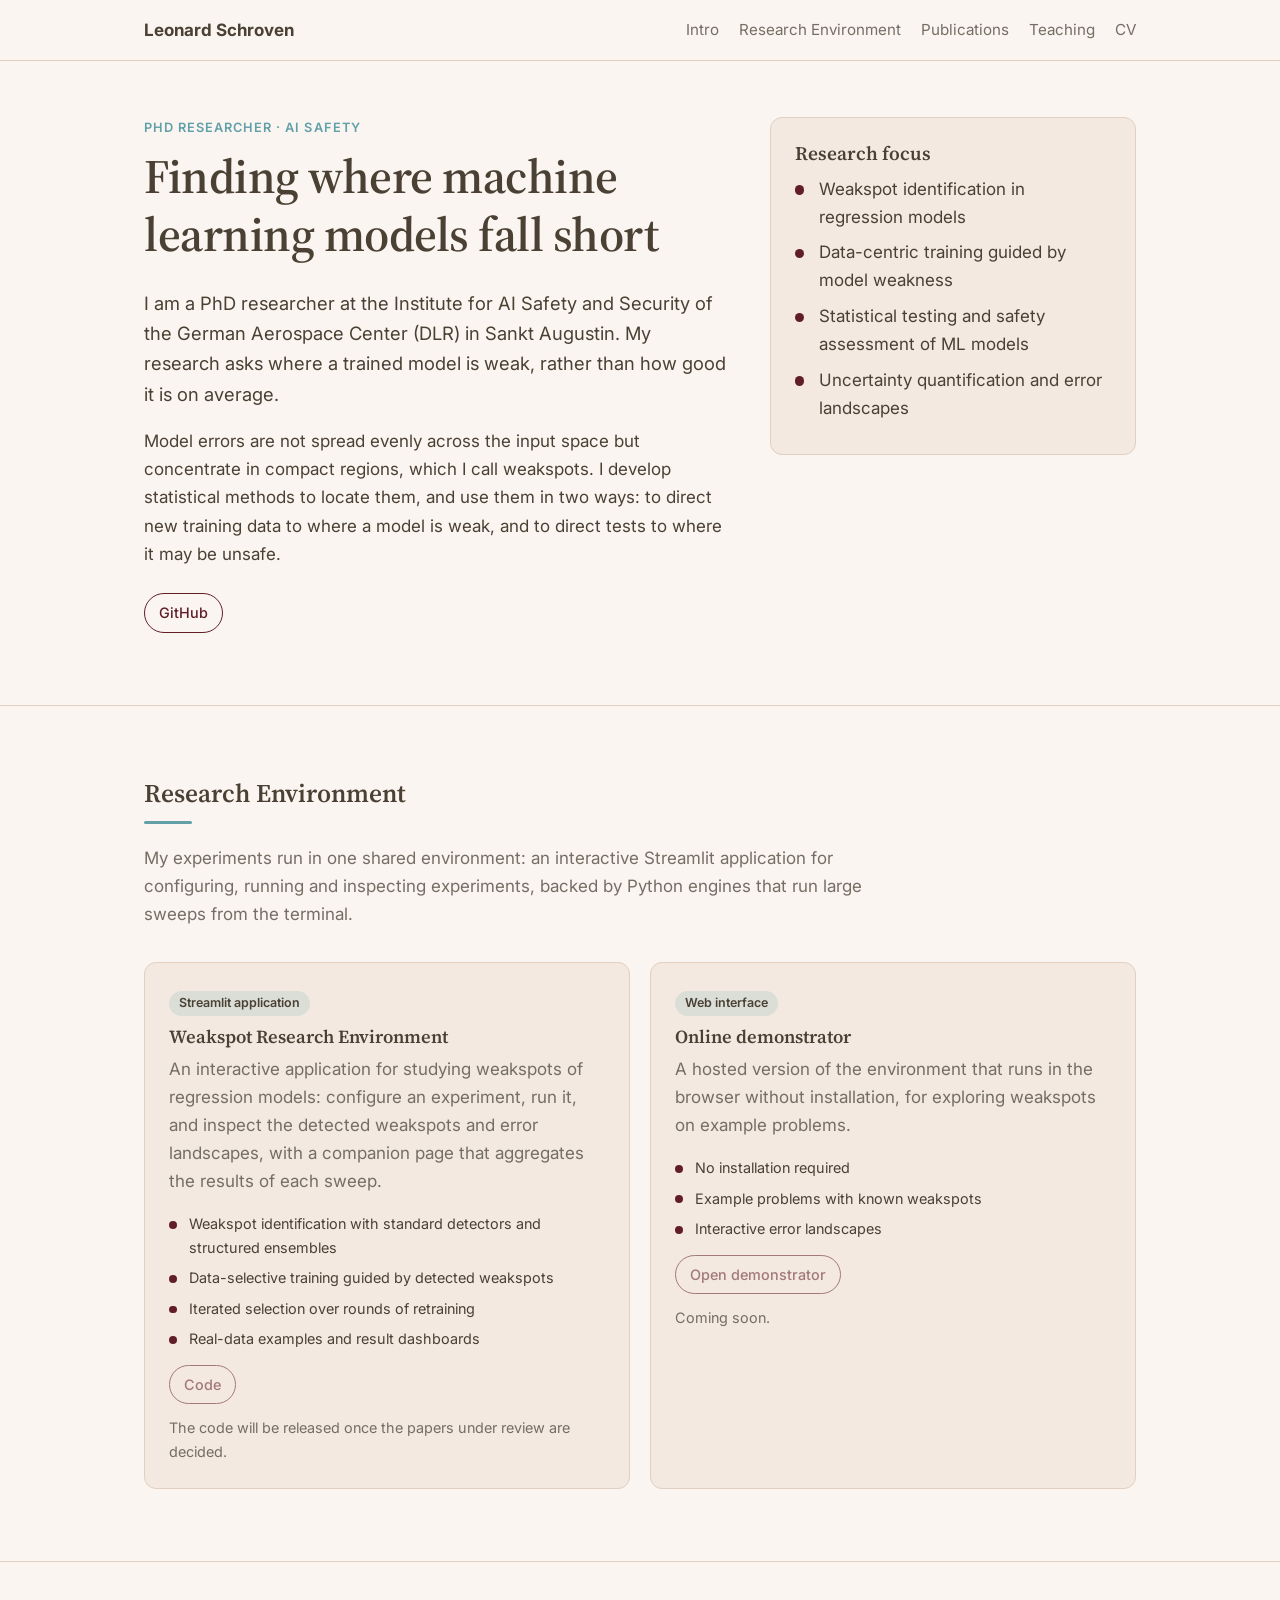
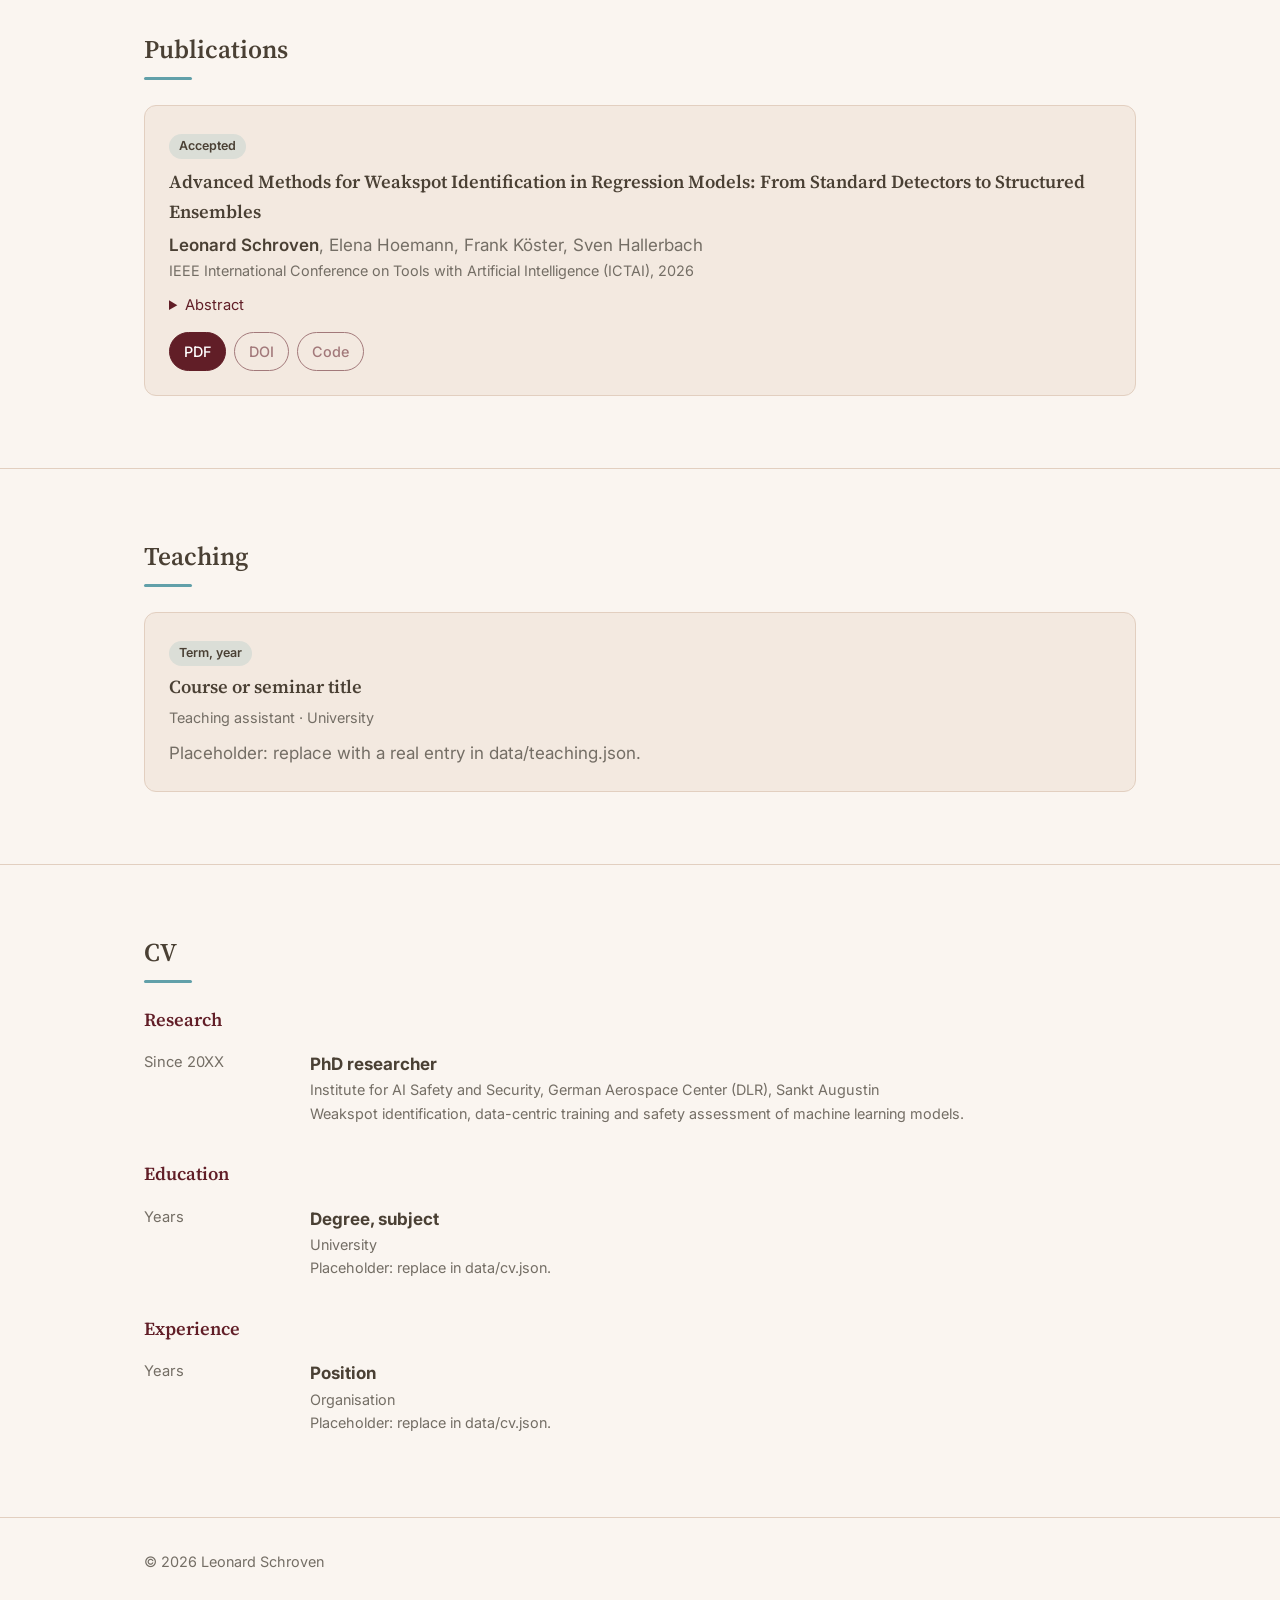
<file: index.html>
<!doctype html>
<html lang="en">
<head>
  <meta charset="utf-8">
  <meta name="viewport" content="width=device-width, initial-scale=1">
  <title>Leonard Schroven</title>
  <meta name="description" content="Leonard Schroven: research on weakspots of machine learning models, data-centric training and safety assessment.">
  <link rel="preconnect" href="https://fonts.googleapis.com">
  <link rel="preconnect" href="https://fonts.gstatic.com" crossorigin>
  <link href="https://fonts.googleapis.com/css2?family=Inter:wght@400;500;600;700&family=Source+Serif+4:opsz,wght@8..60,500;8..60,600&display=swap" rel="stylesheet">
  <link rel="stylesheet" href="assets/theme.css">
  <link rel="stylesheet" href="assets/style.css">
</head>
<body>
  <header class="topbar">
    <div class="wrap topbar-inner">
      <a class="brand" href="#intro">Leonard Schroven</a>
      <nav class="nav" aria-label="Sections">
        <a href="#intro">Intro</a>
        <a href="#environment">Research Environment</a>
        <a href="#publications">Publications</a>
        <a href="#teaching">Teaching</a>
        <a href="#cv">CV</a>
      </nav>
    </div>
  </header>

  <main>
    <section id="intro" class="hero">
      <div class="wrap hero-grid">
        <div>
          <p class="eyebrow">PhD researcher · AI safety</p>
          <h1>Finding where machine learning models fall short</h1>
          <p class="lead">
            I am a PhD researcher at the Institute for AI Safety and Security of the German
            Aerospace Center (DLR) in Sankt Augustin. My research asks where a trained model is
            weak, rather than how good it is on average.
          </p>
          <p>
            Model errors are not spread evenly across the input space but concentrate in
            compact regions, which I call weakspots. I develop statistical methods to locate
            them, and use them in two ways: to direct new training data to where a model is
            weak, and to direct tests to where it may be unsafe.
          </p>
          <div class="links" id="profile-links"></div>
        </div>
        <aside class="card focus">
          <h2>Research focus</h2>
          <ul class="ticks">
            <li>Weakspot identification in regression models</li>
            <li>Data-centric training guided by model weakness</li>
            <li>Statistical testing and safety assessment of ML models</li>
            <li>Uncertainty quantification and error landscapes</li>
          </ul>
        </aside>
      </div>
    </section>

    <section id="environment">
      <div class="wrap">
        <h2 class="section-title">Research Environment</h2>
        <p class="section-lead">
          My experiments run in one shared environment: an interactive Streamlit application
          for configuring, running and inspecting experiments, backed by Python engines that
          run large sweeps from the terminal.
        </p>
        <div class="grid two" id="environment-list"></div>
      </div>
    </section>

    <section id="publications">
      <div class="wrap">
        <h2 class="section-title">Publications</h2>
        <div id="publication-list" class="stack"></div>
      </div>
    </section>

    <section id="teaching">
      <div class="wrap">
        <h2 class="section-title">Teaching</h2>
        <div id="teaching-list" class="stack"></div>
      </div>
    </section>

    <section id="cv">
      <div class="wrap">
        <h2 class="section-title">CV</h2>
        <div id="cv-download"></div>
        <div id="cv-list" class="timeline"></div>
      </div>
    </section>
  </main>

  <footer class="footer">
    <div class="wrap">© <span id="year"></span> Leonard Schroven</div>
  </footer>

  <script src="assets/site.js"></script>
</body>
</html>
</file>
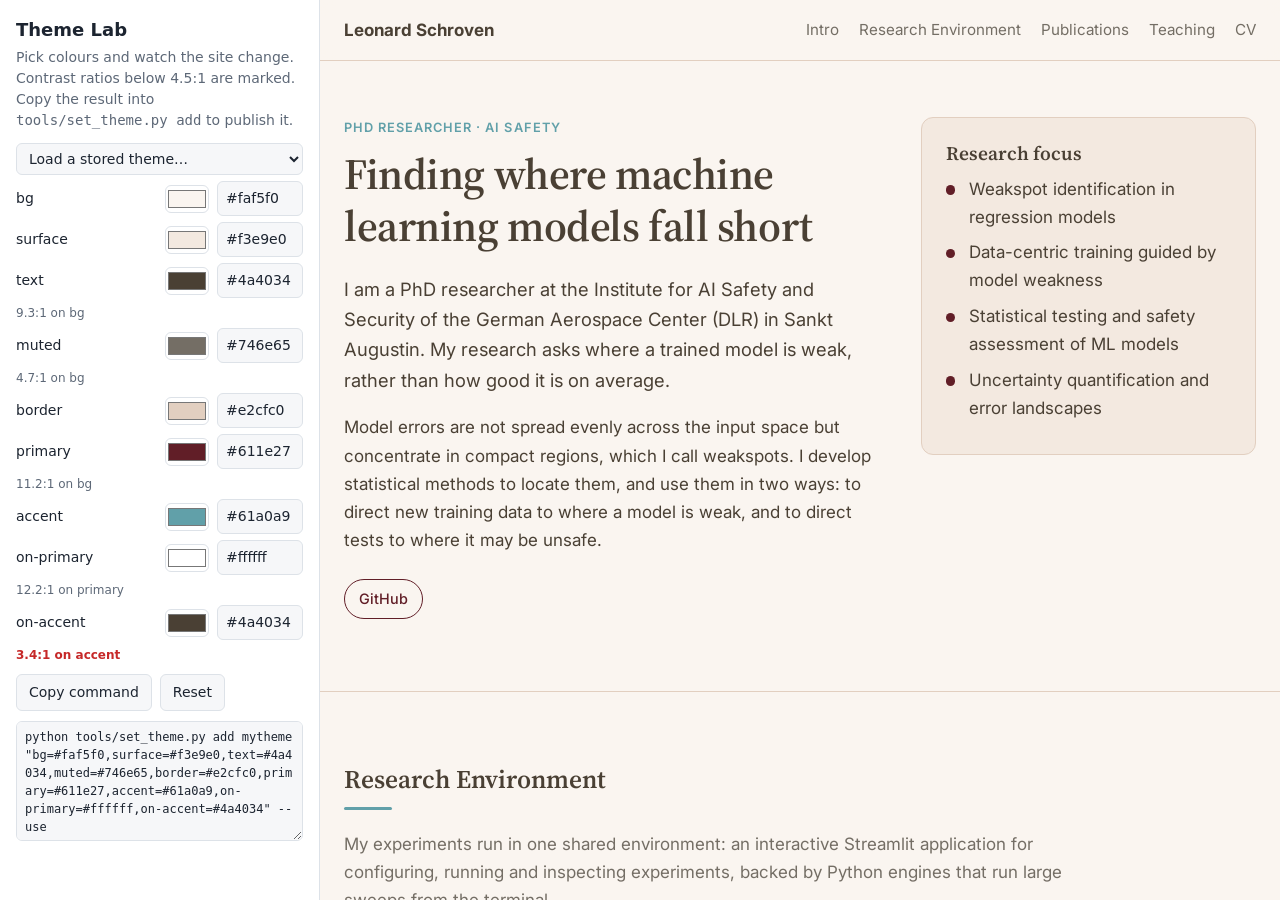
<file: theme-lab.html>
<!doctype html>
<html lang="en">
<head>
  <meta charset="utf-8">
  <meta name="viewport" content="width=device-width, initial-scale=1">
  <meta name="robots" content="noindex">
  <title>Theme Lab</title>
  <style>
    :root { --ui-bg: #f6f7f9; --ui-panel: #ffffff; --ui-text: #1c2430; --ui-muted: #5d6877; --ui-line: #dde2e8; }
    @media (prefers-color-scheme: dark) {
      :root:not([data-theme="light"]) { --ui-bg: #14181d; --ui-panel: #1c2128; --ui-text: #e6e9ee; --ui-muted: #9aa4b1; --ui-line: #2c333c; }
    }
    :root[data-theme="dark"] { --ui-bg: #14181d; --ui-panel: #1c2128; --ui-text: #e6e9ee; --ui-muted: #9aa4b1; --ui-line: #2c333c; }
    * { box-sizing: border-box; }
    body { margin: 0; background: var(--ui-bg); color: var(--ui-text); font: 14px/1.5 system-ui, "Segoe UI", sans-serif; }
    .layout { display: grid; grid-template-columns: 320px 1fr; height: 100vh; }
    @media (max-width: 800px) { .layout { grid-template-columns: 1fr; height: auto; } iframe { height: 80vh; } }
    .panel { background: var(--ui-panel); border-right: 1px solid var(--ui-line); padding: 16px; overflow-y: auto; }
    h1 { font-size: 18px; margin: 0 0 4px; }
    p { color: var(--ui-muted); margin: 0 0 12px; }
    label { display: grid; grid-template-columns: 1fr 44px 86px; gap: 8px; align-items: center; margin: 6px 0; }
    input[type=color] { width: 44px; height: 28px; border: 1px solid var(--ui-line); border-radius: 6px; padding: 0; background: none; }
    input[type=text], select, textarea { width: 100%; font: inherit; padding: 6px 8px; border: 1px solid var(--ui-line); border-radius: 6px; background: var(--ui-bg); color: var(--ui-text); }
    textarea { height: 120px; font-family: ui-monospace, Consolas, monospace; font-size: 12px; }
    button { font: inherit; padding: 7px 12px; border-radius: 6px; border: 1px solid var(--ui-line); background: var(--ui-bg); color: var(--ui-text); cursor: pointer; }
    .row { display: flex; gap: 8px; margin: 10px 0; flex-wrap: wrap; }
    .ratio { font-size: 12px; color: var(--ui-muted); }
    .bad { color: #c62828; font-weight: 600; }
    iframe { width: 100%; height: 100%; border: 0; background: #fff; }
  </style>
</head>
<body>
  <div class="layout">
    <div class="panel">
      <h1>Theme Lab</h1>
      <p>Pick colours and watch the site change. Contrast ratios below 4.5:1 are marked. Copy
         the result into <code>tools/set_theme.py add</code> to publish it.</p>
      <select id="preset"><option value="">Load a stored theme…</option></select>
      <div id="pickers"></div>
      <div class="row"><button id="copy">Copy command</button><button id="reset">Reset</button></div>
      <textarea id="out" readonly></textarea>
    </div>
    <iframe id="site" src="index.html" title="Site preview"></iframe>
  </div>
  <script>
    const ROLES = ["bg", "surface", "text", "muted", "border", "primary", "accent", "on-primary", "on-accent"];
    const PAIRS = { text: "bg", muted: "bg", primary: "bg", "on-primary": "primary", "on-accent": "accent" };
    const state = {};
    let stored = {};

    const lum = h => {
      const v = [1, 3, 5].map(i => parseInt(h.slice(i, i + 2), 16) / 255)
        .map(c => c <= 0.03928 ? c / 12.92 : ((c + 0.055) / 1.055) ** 2.4);
      return 0.2126 * v[0] + 0.7152 * v[1] + 0.0722 * v[2];
    };
    const ratio = (a, b) => { const [x, y] = [lum(a), lum(b)].sort((p, q) => q - p); return (x + 0.05) / (y + 0.05); };

    function apply() {
      const doc = document.getElementById("site").contentDocument;
      if (doc) for (const r of ROLES) doc.documentElement.style.setProperty(`--${r}`, state[r]);
      for (const r of ROLES) {
        document.getElementById(`hex-${r}`).value = state[r];
        document.getElementById(`col-${r}`).value = state[r];
        const out = document.getElementById(`ratio-${r}`);
        if (PAIRS[r]) {
          const v = ratio(state[r], state[PAIRS[r]]);
          out.textContent = `${v.toFixed(1)}:1 on ${PAIRS[r]}`;
          out.className = "ratio" + (v < 4.5 ? " bad" : "");
        }
      }
      const spec = ROLES.map(r => `${r}=${state[r]}`).join(",");
      document.getElementById("out").value = `python tools/set_theme.py add mytheme "${spec}" --use`;
    }

    function build() {
      document.getElementById("pickers").innerHTML = ROLES.map(r => `
        <label>${r}<input type="color" id="col-${r}"><input type="text" id="hex-${r}"></label>
        <div class="ratio" id="ratio-${r}"></div>`).join("");
      for (const r of ROLES) {
        document.getElementById(`col-${r}`).addEventListener("input", e => { state[r] = e.target.value; apply(); });
        document.getElementById(`hex-${r}`).addEventListener("change", e => {
          if (/^#[0-9a-fA-F]{6}$/.test(e.target.value)) { state[r] = e.target.value.toLowerCase(); apply(); }
        });
      }
    }

    function fromSite() {
      const doc = document.getElementById("site").contentDocument;
      const cs = getComputedStyle(doc.documentElement);
      for (const r of ROLES) state[r] = cs.getPropertyValue(`--${r}`).trim();
      apply();
    }

    build();
    document.getElementById("site").addEventListener("load", fromSite);
    document.getElementById("reset").onclick = () => {
      const doc = document.getElementById("site").contentDocument;
      for (const r of ROLES) doc.documentElement.style.removeProperty(`--${r}`);
      fromSite();
    };
    document.getElementById("copy").onclick = () => {
      const t = document.getElementById("out");
      t.select();
      try { navigator.clipboard.writeText(t.value); } catch { document.execCommand("copy"); }
    };
    fetch("themes/themes.json", { cache: "no-cache" }).then(r => r.json()).then(s => {
      stored = s.themes;
      document.getElementById("preset").innerHTML += Object.keys(stored).map(n => `<option>${n}</option>`).join("");
    }).catch(() => {});
    document.getElementById("preset").onchange = e => {
      const t = stored[e.target.value];
      if (t) { Object.assign(state, t.light); apply(); }
    };
  </script>
</body>
</html>
</file>
<file: assets/theme.css>
/* Theme "clothesline", written by tools/set_theme.py. Edit themes/themes.json or run
   the tool instead of editing this file. */
:root {
  --bg: #faf5f0;
  --surface: #f3e9e0;
  --text: #4a4034;
  --muted: #746e65;
  --border: #e2cfc0;
  --primary: #611e27;
  --accent: #61a0a9;
  --on-primary: #ffffff;
  --on-accent: #4a4034;
  color-scheme: light dark;
}

@media (prefers-color-scheme: dark) {
  :root {
    --bg: #29231d;
    --surface: #30221e;
    --text: #fbf8f4;
    --muted: #b2ada9;
    --border: #47423d;
    --primary: #a9848a;
    --accent: #79aeb6;
    --on-primary: #29231d;
    --on-accent: #29231d;
  }
}
</file>
<file: assets/style.css>
/* Layout and components. All colours come from the variables in theme.css,
   which tools/set_theme.py writes; nothing in this file names a colour. */

*, *::before, *::after { box-sizing: border-box; }

html { scroll-behavior: smooth; scroll-padding-top: 72px; }

body {
  margin: 0;
  background: var(--bg);
  color: var(--text);
  font: 400 17px/1.65 "Inter", system-ui, -apple-system, "Segoe UI", sans-serif;
  -webkit-font-smoothing: antialiased;
}

h1, h2, h3 { font-family: "Source Serif 4", Georgia, serif; line-height: 1.2; margin: 0 0 .5em; }
h1 { font-size: clamp(2rem, 4.5vw, 3rem); font-weight: 600; letter-spacing: -.01em; }
h2 { font-size: 1.6rem; font-weight: 600; }
h3 { font-size: 1.15rem; font-weight: 600; }
p { margin: 0 0 1em; }
a { color: var(--primary); text-decoration-thickness: 1px; text-underline-offset: 3px; }
a:hover { color: var(--accent); }

.wrap { max-width: 1040px; margin: 0 auto; padding: 0 24px; }
@media (max-width: 600px) { .wrap { padding: 0 16px; } }

section { padding: 72px 0; border-top: 1px solid var(--border); }
section.hero { border-top: 0; padding-top: 56px; }

/* Top bar */
.topbar {
  position: sticky; top: 0; z-index: 10;
  background: color-mix(in srgb, var(--bg) 88%, transparent);
  backdrop-filter: blur(8px);
  border-bottom: 1px solid var(--border);
}
.topbar-inner { display: flex; align-items: center; justify-content: space-between; gap: 16px; min-height: 60px; }
.brand { font-weight: 700; color: var(--text); text-decoration: none; white-space: nowrap; }
.nav { display: flex; gap: 20px; overflow-x: auto; scrollbar-width: none; }
.nav a { color: var(--muted); text-decoration: none; font-size: .95rem; white-space: nowrap; }
.nav a:hover { color: var(--primary); }
@media (max-width: 760px) {
  .topbar-inner { flex-direction: column; align-items: flex-start; gap: 4px; padding: 10px 0; }
  .nav { gap: 16px; width: 100%; }
}

/* Hero */
.hero-grid { display: grid; grid-template-columns: 1.6fr 1fr; gap: 40px; align-items: start; }
@media (max-width: 860px) { .hero-grid { grid-template-columns: 1fr; } }
.eyebrow { color: var(--accent); font-weight: 600; text-transform: uppercase; letter-spacing: .08em; font-size: .8rem; margin-bottom: .8em; }
.lead { font-size: 1.15rem; }
.links { display: flex; flex-wrap: wrap; gap: 10px; margin-top: 1.5em; }

/* Generic blocks */
.section-title { margin-bottom: .3em; }
.section-title::after { content: ""; display: block; width: 48px; height: 3px; margin-top: 12px; background: var(--accent); border-radius: 2px; }
.section-lead { color: var(--muted); max-width: 70ch; margin: 1.2em 0 2em; }
.card { background: var(--surface); border: 1px solid var(--border); border-radius: 12px; padding: 24px; }
.card h3 { margin-bottom: .4em; }
.card p:last-child { margin-bottom: 0; }
.focus h2 { font-size: 1.2rem; }
.grid.two { display: grid; grid-template-columns: repeat(2, minmax(0, 1fr)); gap: 20px; }
@media (max-width: 760px) { .grid.two { grid-template-columns: 1fr; } }
.stack { display: grid; gap: 20px; margin-top: 1.5em; }
.muted { color: var(--muted); }
.small { font-size: .9rem; }

.ticks { list-style: none; padding: 0; margin: 0; }
.ticks li { padding-left: 1.4em; position: relative; margin: .45em 0; }
.ticks li::before { content: ""; position: absolute; left: 0; top: .62em; width: .55em; height: .55em; border-radius: 50%; background: var(--primary); }

.btn {
  display: inline-flex; align-items: center; gap: 6px;
  padding: 7px 14px; border-radius: 999px; font-size: .9rem; font-weight: 500;
  border: 1px solid var(--primary); color: var(--primary); text-decoration: none; background: transparent;
}
.btn:hover { background: var(--primary); color: var(--on-primary); }
.btn.solid { background: var(--primary); color: var(--on-primary); }
.btn.solid:hover { background: var(--accent); border-color: var(--accent); color: var(--on-accent); }
.btn.disabled { opacity: .55; pointer-events: none; }

.tag {
  display: inline-block; font-size: .78rem; font-weight: 600; padding: 2px 10px; border-radius: 999px;
  background: color-mix(in srgb, var(--accent) 16%, transparent); color: var(--text);
}
.actions { display: flex; flex-wrap: wrap; gap: 8px; margin-top: 14px; }

/* Environment */
.shot { border-radius: 8px; border: 1px solid var(--border); width: 100%; display: block; margin-bottom: 16px; }

/* Publications */
.pub-title { font-family: "Source Serif 4", Georgia, serif; font-size: 1.15rem; font-weight: 600; margin: 8px 0 4px; }
.pub-authors .me { font-weight: 600; color: var(--text); }
details.abstract { margin-top: 10px; }
details.abstract summary { cursor: pointer; color: var(--primary); font-size: .92rem; }
details.abstract p { margin-top: 8px; color: var(--muted); }

/* CV timeline */
.timeline { margin-top: 1.5em; display: grid; gap: 28px; }
.cv-group h3 { color: var(--primary); }
.cv-item { display: grid; grid-template-columns: 150px 1fr; gap: 16px; padding: 10px 0; border-bottom: 1px dashed var(--border); }
.cv-item:last-child { border-bottom: 0; }
.cv-when { color: var(--muted); font-size: .92rem; }
@media (max-width: 600px) { .cv-item { grid-template-columns: 1fr; gap: 2px; } }

.footer { padding: 32px 0; border-top: 1px solid var(--border); color: var(--muted); font-size: .9rem; }
</file>
